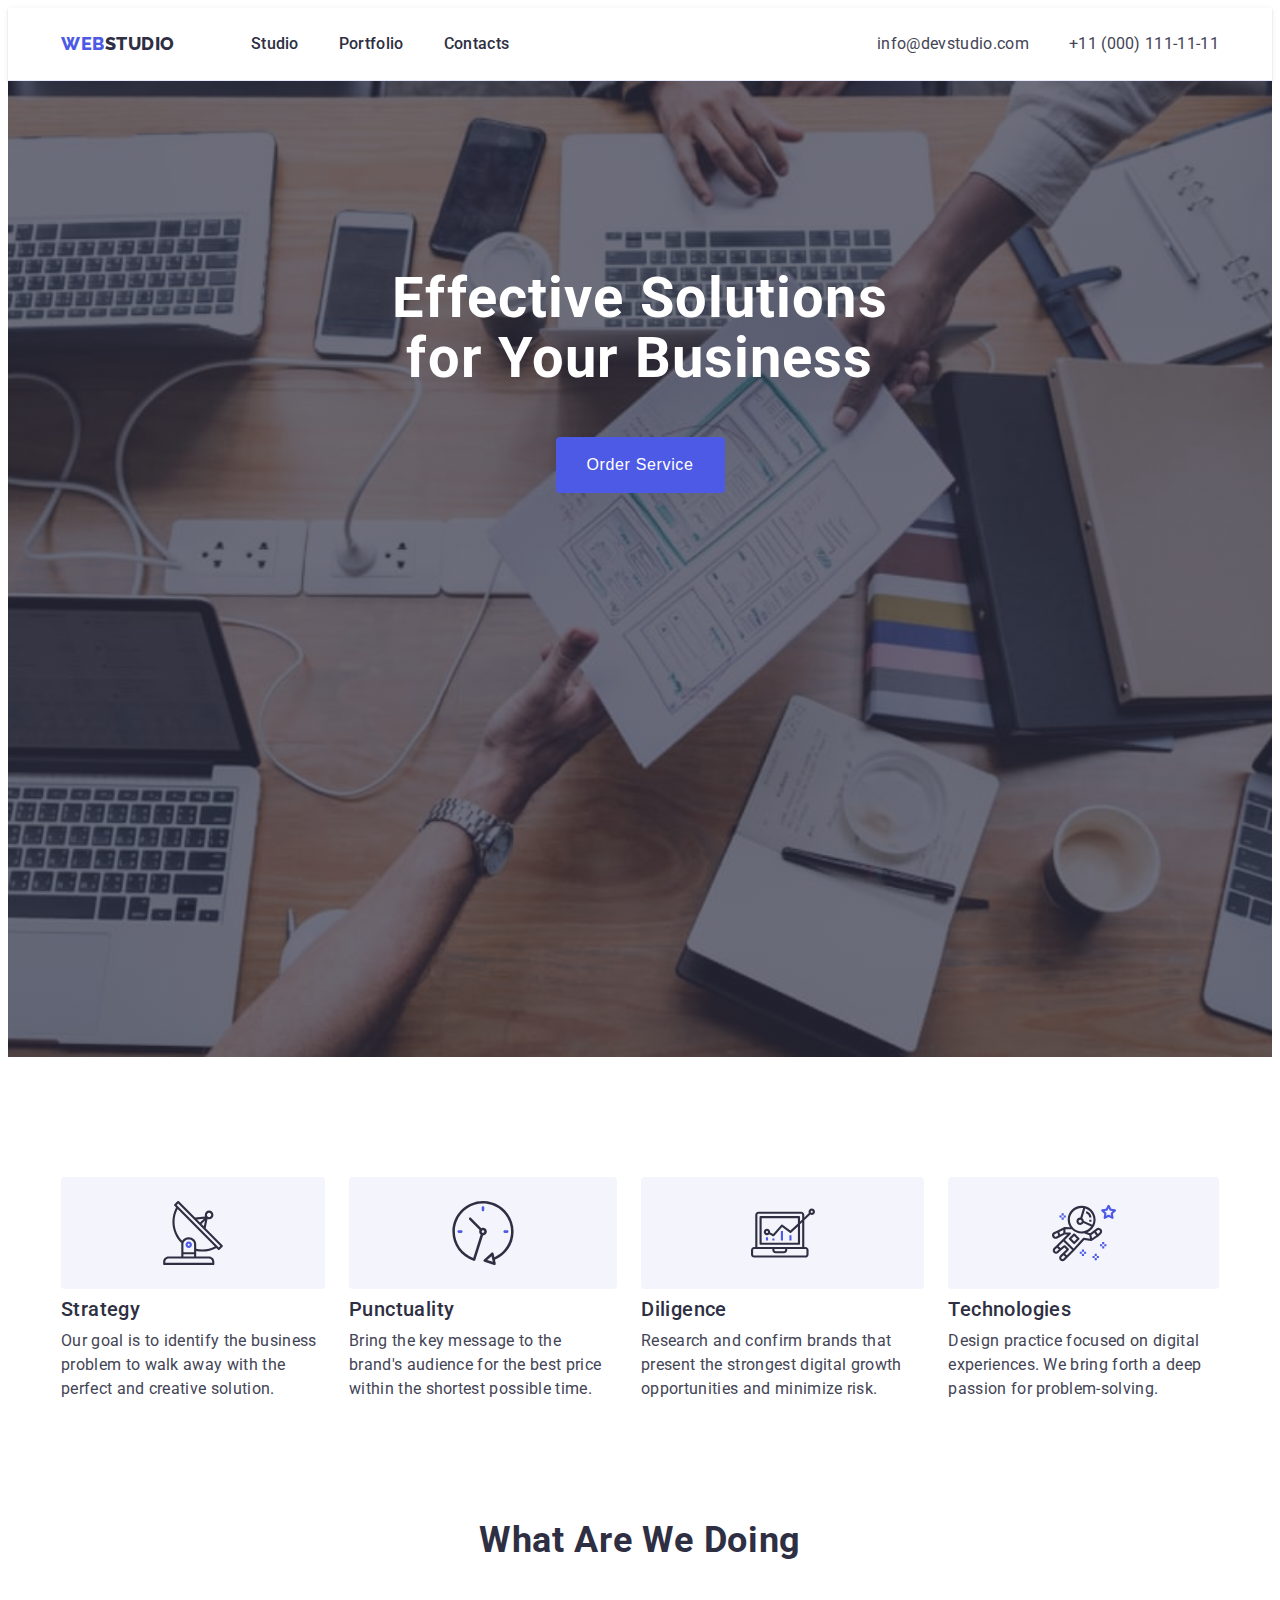
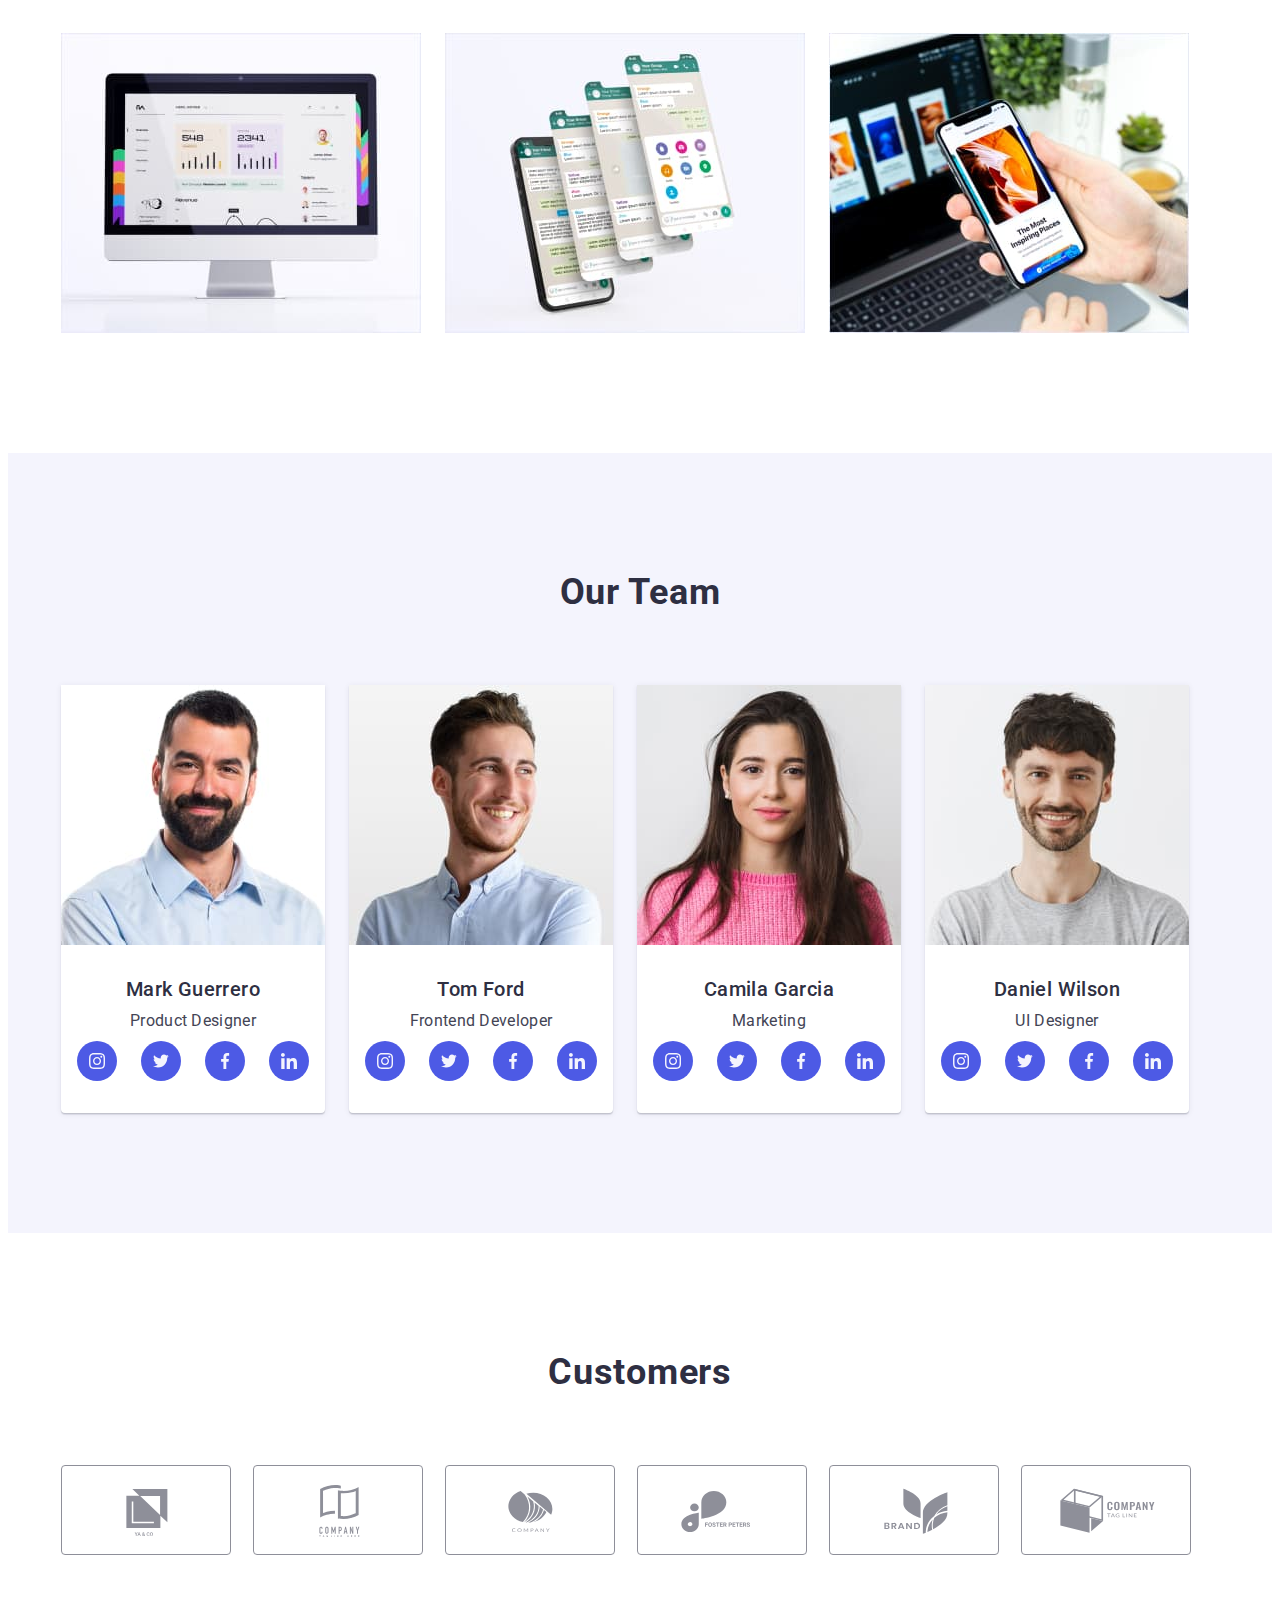
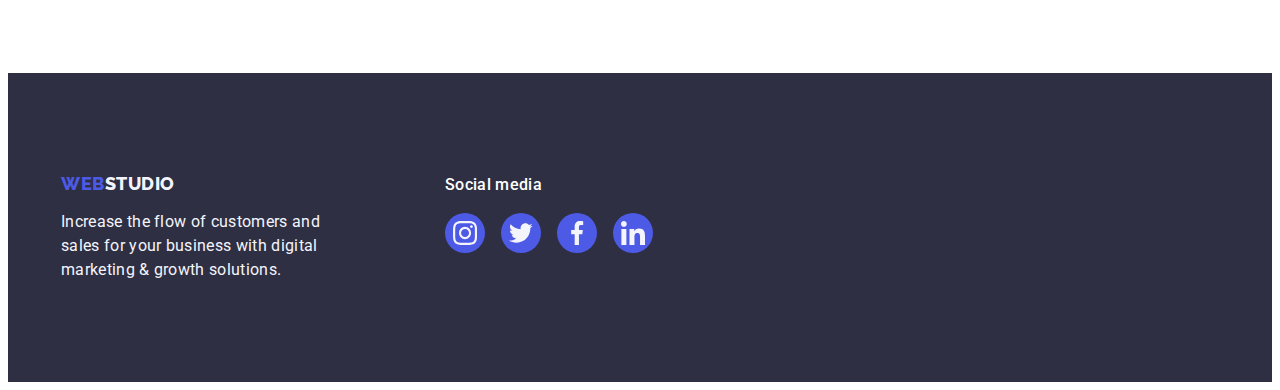
<file: index.html>
<!DOCTYPE html>
<html lang="en">
  <head>
    <meta charset="UTF-8" />
    <meta http-equiv="X-UA-Compatible" content="IE=edge" />
    <meta name="viewport" content="width=device-width, initial-scale=1.0" />
    <title>WebStudio</title>
    <link rel="preconnect" href="https://fonts.googleapis.com" />
    <link rel="preconnect" href="https://fonts.gstatic.com" crossorigin />
    <link
      href="https://fonts.googleapis.com/css2?family=Raleway:wght@800&family=Roboto:wght@400;500;700&display=swap"
      rel="stylesheet"
    />
    <link
      rel="stylesheet"
      href="https://cdnjs.cloudflare.com/ajax/libs/modern-normalize/2.0.0/modern-normalize.min.css"
      integrity="sha512-4xo8blKMVCiXpTaLzQSLSw3KFOVPWhm/TRtuPVc4WG6kUgjH6J03IBuG7JZPkcWMxJ5huwaBpOpnwYElP/m6wg=="
      crossorigin="anonymous"
      referrerpolicy="no-referrer"
    />
    <link rel="stylesheet" href="./css/styles.css" />
  </head>
  <body>
    <!-- Header -->
    <header class="header">
      <div class="container header-container">
        <nav class="main-navigation">
          <a class="link logo" href="./index.html"
            >Web<span class="top-logo-part-two">Studio</span></a
          >
          <ul class="list site-nav">
            <li><a class="link title" href="./index.html">Studio</a></li>
            <li><a class="link title" href="./portfolio.html">Portfolio</a></li>
            <li><a class="link title" href="">Contacts</a></li>
          </ul>
        </nav>
        <address class="address">
          <ul class="list contacts">
            <li>
              <a class="link address-link" href="mailto:info@devstudio.com"
                >info@devstudio.com</a
              >
            </li>
            <li>
              <a class="link address-link" href="tel:+110001111111"
                >+11 (000) 111-11-11</a
              >
            </li>
          </ul>
        </address>
      </div>
    </header>

    <main>
      <!-- Hero -->
      <section class="hero">
        <div class="container">
          <h1 class="hero-title">Effective Solutions for Your Business</h1>
          <button class="main-button" type="button">Order Service</button>
        </div>
      </section>
      <!-- Our strengths -->
      <section class="strengths-container">
        <div class="container">
          <h2 class="visually-hidden">Our strengths</h2>
          <ul class="list list-position">
            <li class="strengths-item">
              <div class="box-for-icon">
                <svg class="strengths-icon" width="64" height="64">
                  <use href="./images/icons.svg#icon-antenna"></use>
                </svg>
              </div>
              <h3 class="subtitle">Strategy</h3>
              <p class="description">
                Our goal is to identify the business problem to walk away with
                the perfect and creative solution.
              </p>
            </li>
            <li class="strengths-item">
              <div class="box-for-icon">
                <svg class="strengths-icon" width="64" height="64">
                  <use href="./images/icons.svg#icon-clock"></use>
                </svg>
              </div>
              <h3 class="subtitle">Punctuality</h3>
              <p class="description">
                Bring the key message to the brand's audience for the best price
                within the shortest possible time.
              </p>
            </li>
            <li class="strengths-item">
              <div class="box-for-icon">
                <svg class="strengths-icon" width="64" height="64">
                  <use href="./images/icons.svg#icon-diagram"></use>
                </svg>
              </div>
              <h3 class="subtitle">Diligence</h3>
              <p class="description">
                Research and confirm brands that present the strongest digital
                growth opportunities and minimize risk.
              </p>
            </li>
            <li class="strengths-item">
              <div class="box-for-icon">
                <svg class="strengths-icon" width="64" height="64">
                  <use href="./images/icons.svg#icon-astronaut"></use>
                </svg>
              </div>
              <h3 class="subtitle">Technologies</h3>
              <p class="description">
                Design practice focused on digital experiences. We bring forth a
                deep passion for problem-solving.
              </p>
            </li>
          </ul>
        </div>
      </section>
      <!-- What are we doing -->
      <section class="container-examples">
        <div class="container">
          <h2 class="section-title">What are we doing</h2>
          <ul class="list examples">
            <li class="example-item">
              <img
                src="./images/monitor.jpg"
                alt="monitor"
                width="360"
                height="300"
              />
            </li>
            <li class="example-item">
              <img
                src="./images/phone-screens.jpg"
                alt="phone screens"
                width="360"
                height="300"
              />
            </li>
            <li class="example-item">
              <img
                src="./images/phone-monitor.jpg"
                alt="phone and monitor"
                width="360"
                height="300"
              />
            </li>
          </ul>
        </div>
      </section>
      <!-- Our Team -->
      <section class="team-section">
        <div class="container employee">
          <h2 class="section-title">Our Team</h2>
          <ul class="list employee-card">
            <li class="team-photo">
              <img src="./images/man.jpg" alt="man" width="264" height="260" />
              <div class="employee-deskription">
                <h3 class="subtitle">Mark Guerrero</h3>
                <p class="description">Product Designer</p>
                <ul class="list cos-list">
                  <li class="team-cos">
                    <a
                      href=""
                      class="link cosial"
                      target="_blank"
                      rel="noopener no-referrer"
                      ><svg class="cos" width="16" height="16">
                        <use href="./images/icons.svg#icon-instagram"></use>
                      </svg>
                    </a>
                  </li>
                  <li class="team-cos">
                    <a
                      href=""
                      class="link cosial"
                      target="_blank"
                      rel="noopener no-referrer"
                      ><svg class="cos" width="16" height="16">
                        <use href="./images/icons.svg#icon-bird"></use>
                      </svg>
                    </a>
                  </li>
                  <li class="team-cos">
                    <a
                      href=""
                      class="link cosial"
                      target="_blank"
                      rel="noopener no-referrer"
                      ><svg class="cos" width="16" height="16">
                        <use href="./images/icons.svg#icon-facebook"></use>
                      </svg>
                    </a>
                  </li>
                  <li class="team-cos">
                    <a
                      href=""
                      class="link cosial"
                      target="_blank"
                      rel="noopener no-referrer"
                      ><svg class="cos" width="16" height="16">
                        <use href="./images/icons.svg#icon-linkedin"></use>
                      </svg>
                    </a>
                  </li>
                </ul>
              </div>
            </li>
            <li class="team-photo">
              <img
                src="./images/young-man.jpg"
                alt="smiling man"
                width="264"
                height="260"
              />
              <div class="employee-deskription">
                <h3 class="subtitle">Tom Ford</h3>
                <p class="description">Frontend Developer</p>
                <ul class="list cos-list">
                  <li class="team-cos">
                    <a
                      class="link cosial"
                      href=""
                      target="_blank"
                      rel="noopener no-referrer"
                      ><svg class="cos" width="16" height="16">
                        <use href="./images/icons.svg#icon-instagram"></use>
                      </svg>
                    </a>
                  </li>
                  <li class="team-cos">
                    <a
                      href=""
                      class="link cosial"
                      target="_blank"
                      rel="noopener no-referrer"
                      ><svg class="cos" width="16" height="16">
                        <use href="./images/icons.svg#icon-bird"></use>
                      </svg>
                    </a>
                  </li>
                  <li class="team-cos">
                    <a
                      class="link cosial"
                      href=""
                      target="_blank"
                      rel="noopener no-referrer"
                      ><svg class="cos" width="16" height="16">
                        <use href="./images/icons.svg#icon-facebook"></use>
                      </svg>
                    </a>
                  </li>
                  <li class="team-cos">
                    <a
                      class="link cosial"
                      href=""
                      target="_blank"
                      rel="noopener no-referrer"
                      ><svg class="cos" width="16" height="16">
                        <use href="./images/icons.svg#icon-linkedin"></use>
                      </svg>
                    </a>
                  </li>
                </ul>
              </div>
            </li>
            <li class="team-photo">
              <img
                src="./images/woman.jpg"
                alt="woman"
                width="264"
                height="260"
              />
              <div class="employee-deskription">
                <h3 class="subtitle">Camila Garcia</h3>
                <p class="description">Marketing</p>
                <ul class="list cos-list">
                  <li class="team-cos">
                    <a
                      href=""
                      class="link cosial"
                      target="_blank"
                      rel="noopener no-referrer"
                      ><svg class="cos" width="16" height="16">
                        <use href="./images/icons.svg#icon-instagram"></use>
                      </svg>
                    </a>
                  </li>
                  <li class="team-cos">
                    <a
                      href=""
                      class="link cosial"
                      target="_blank"
                      rel="noopener no-referrer"
                      ><svg class="cos" width="16" height="16">
                        <use href="./images/icons.svg#icon-bird"></use>
                      </svg>
                    </a>
                  </li>
                  <li class="team-cos">
                    <a
                      href=""
                      class="link cosial"
                      target="_blank"
                      rel="noopener no-referrer"
                      ><svg class="cos" width="16" height="16">
                        <use href="./images/icons.svg#icon-facebook"></use>
                      </svg>
                    </a>
                  </li>
                  <li class="team-cos">
                    <a
                      href=""
                      class="link cosial"
                      target="_blank"
                      rel="noopener no-referrer"
                      ><svg class="cos" width="16" height="16">
                        <use href="./images/icons.svg#icon-linkedin"></use>
                      </svg>
                    </a>
                  </li>
                </ul>
              </div>
            </li>
            <li class="team-photo">
              <img
                src="./images/smiling-man.jpg"
                alt="young man"
                width="264"
                height="260"
              />
              <div class="employee-deskription">
                <h3 class="subtitle">Daniel Wilson</h3>
                <p class="description">UI Designer</p>
                <ul class="list cos-list">
                  <li class="team-cos">
                    <a
                      href=""
                      class="link cosial"
                      target="_blank"
                      rel="noopener no-referrer"
                      ><svg class="cos" width="16" height="16">
                        <use href="./images/icons.svg#icon-instagram"></use>
                      </svg>
                    </a>
                  </li>
                  <li class="team-cos">
                    <a
                      href=""
                      class="link cosial"
                      target="_blank"
                      rel="noopener no-referrer"
                      ><svg class="cos" width="16" height="16">
                        <use href="./images/icons.svg#icon-bird"></use>
                      </svg>
                    </a>
                  </li>
                  <li class="team-cos">
                    <a
                      href=""
                      class="link cosial"
                      target="_blank"
                      rel="noopener no-referrer"
                      ><svg class="cos" width="16" height="16">
                        <use href="./images/icons.svg#icon-facebook"></use>
                      </svg>
                    </a>
                  </li>
                  <li class="team-cos">
                    <a
                      href=""
                      class="link cosial"
                      target="_blank"
                      rel="noopener no-referrer"
                      ><svg class="cos" width="16" height="16">
                        <use href="./images/icons.svg#icon-linkedin"></use>
                      </svg>
                    </a>
                  </li>
                </ul>
              </div>
            </li>
          </ul>
        </div>
      </section>
      <!-- Customers -->
      <section class="customers">
        <div class="container">
          <h2 class="section-title">Customers</h2>
          <ul class="list customers-list">
            <li class="customers-item">
              <a
                class="customes-link"
                href=""
                target="_blank"
                rel="noopener no-referrer"
                ><svg class="customers-icon" width="104" height="56">
                  <use href="./images/icons.svg#icon-first-client"></use>
                </svg>
              </a>
            </li>
            <li class="customers-item">
              <a
                class="customes-link"
                href=""
                target="_blank"
                rel="noopener no-referrer"
                ><svg class="customers-icon" width="104" height="56">
                  <use href="./images/icons.svg#icon-second-client"></use>
                </svg>
              </a>
            </li>
            <li class="customers-item">
              <a
                class="customes-link"
                href=""
                target="_blank"
                rel="noopener no-referrer"
                ><svg class="customers-icon" width="104" height="56">
                  <use href="./images/icons.svg#icon-third-client"></use>
                </svg>
              </a>
            </li>
            <li class="customers-item">
              <a
                class="customes-link"
                href=""
                target="_blank"
                rel="noopener no-referrer"
                ><svg class="customers-icon" width="104" height="56">
                  <use href="./images/icons.svg#icon-fourth-client"></use>
                </svg>
              </a>
            </li>
            <li class="customers-item">
              <a
                class="customes-link"
                href=""
                target="_blank"
                rel="noopener no-referrer"
                ><svg class="customers-icon" width="104" height="56">
                  <use href="./images/icons.svg#icon-fifth-client"></use>
                </svg>
              </a>
            </li>
            <li class="customers-item">
              <a
                class="customes-link"
                href=""
                target="_blank"
                rel="noopener no-referrer"
                ><svg class="customers-icon" width="104" height="56">
                  <use href="./images/icons.svg#icon-sixth-client"></use>
                </svg>
              </a>
            </li>
          </ul>
        </div>
      </section>
    </main>
    <!-- Footer -->
    <footer class="footer">
      <div class="container foot">
        <div class="logo-container">
          <a class="link logo-footer" href="./index.html"
            >Web<span class="footer-logo-part-two">Studio</span></a
          >
          <p class="footer-description">
            Increase the flow of customers and sales for your business with
            digital marketing & growth solutions.
          </p>
        </div>
        <div>
          <p class="footer-title">Social media</p>
          <ul class="list icon-item">
            <li class="icon-example">
              <a
                href=""
                class="link cosial-footer"
                target="_blank"
                rel="noopener no-referrer"
              >
                <svg class="footer-icon" width="24" height="24">
                  <use href="./images/icons.svg#icon-instagram"></use>
                </svg>
              </a>
            </li>
            <li class="icon-example">
              <a
                href=""
                class="link cosial-footer"
                target="_blank"
                rel="noopener no-referrer"
              >
                <svg class="footer-icon" width="24" height="24">
                  <use href="./images/icons.svg#icon-bird"></use>
                </svg>
              </a>
            </li>
            <li class="icon-example">
              <a
                href=""
                class="link cosial-footer"
                target="_blank"
                rel="noopener no-referrer"
              >
                <svg class="footer-icon" width="24" height="24">
                  <use href="./images/icons.svg#icon-facebook"></use>
                </svg>
              </a>
            </li>
            <li class="icon-example">
              <a
                href=""
                class="link cosial-footer"
                target="_blank"
                rel="noopener no-referrer"
              >
                <svg class="footer-icon" width="24" height="24">
                  <use href="./images/icons.svg#icon-linkedin"></use>
                </svg>
              </a>
            </li>
          </ul>
        </div>
      </div>
    </footer>
  </body>
</html>
</file>
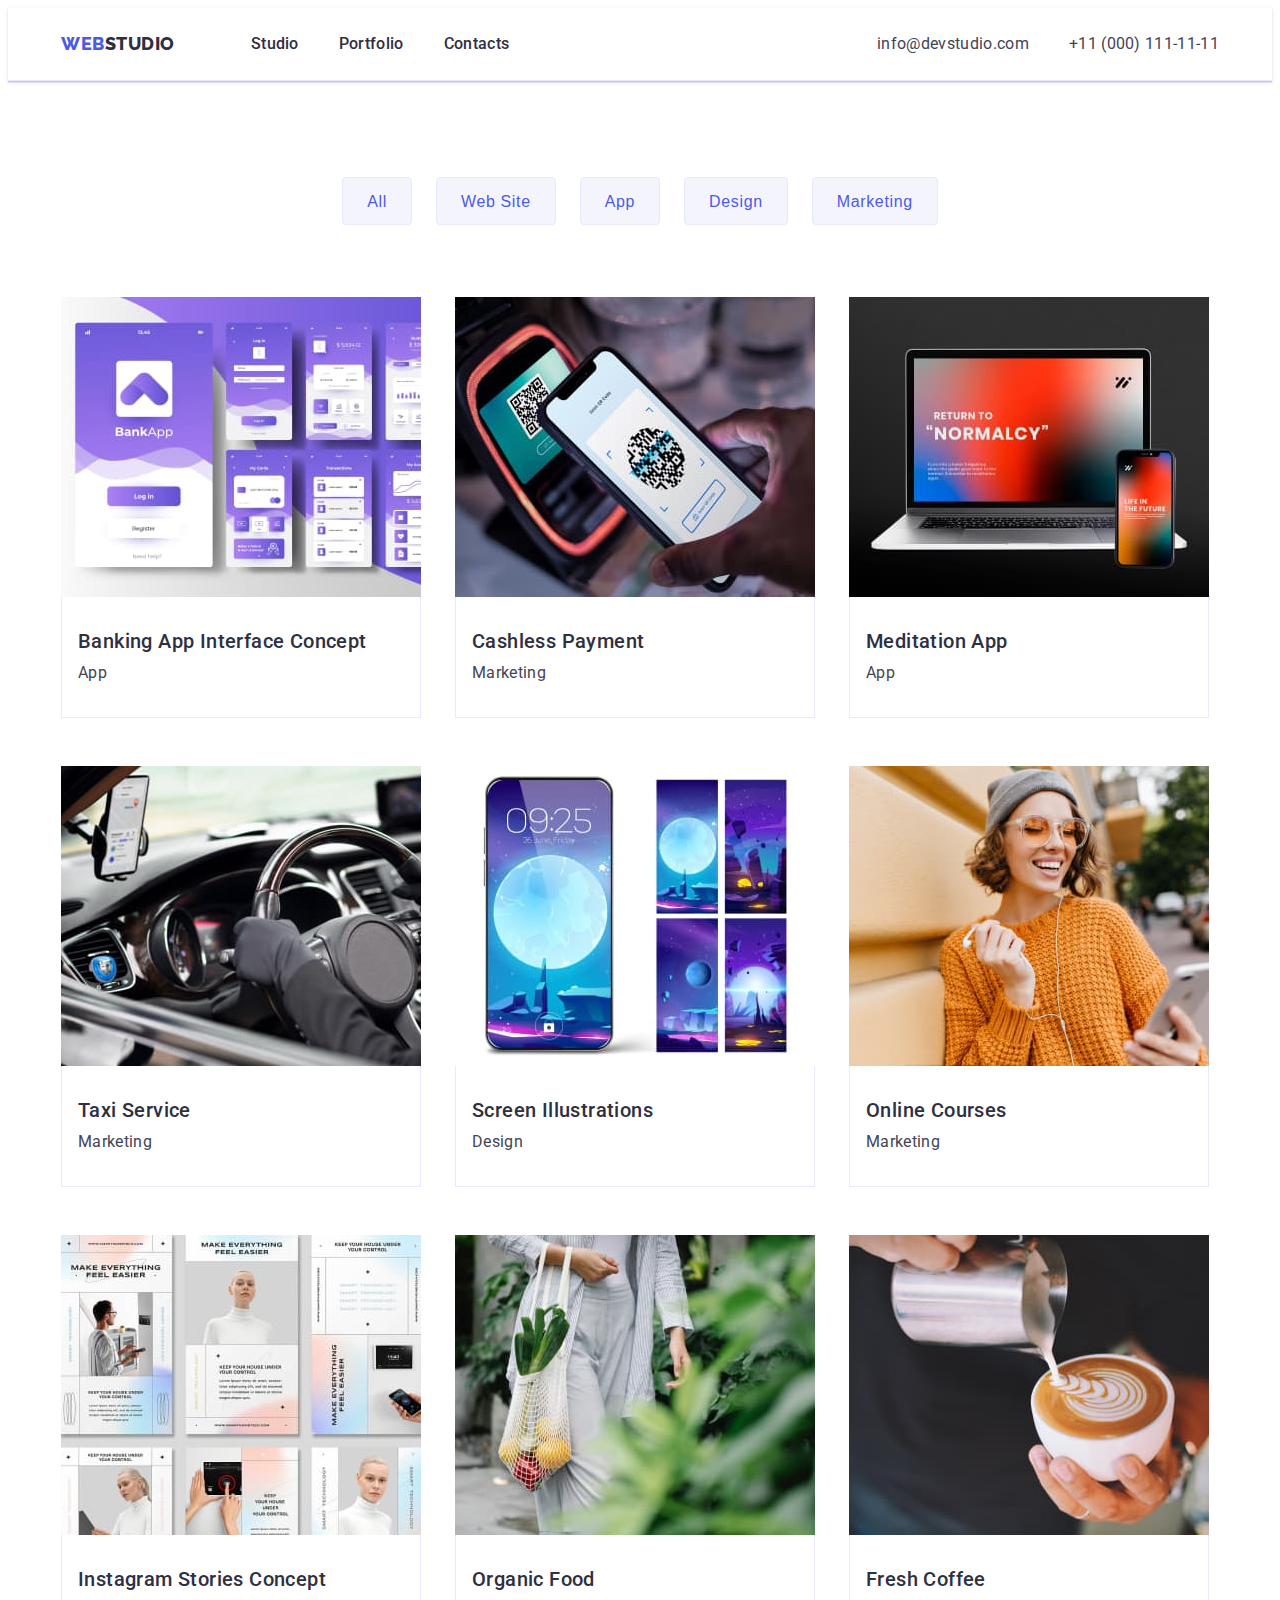
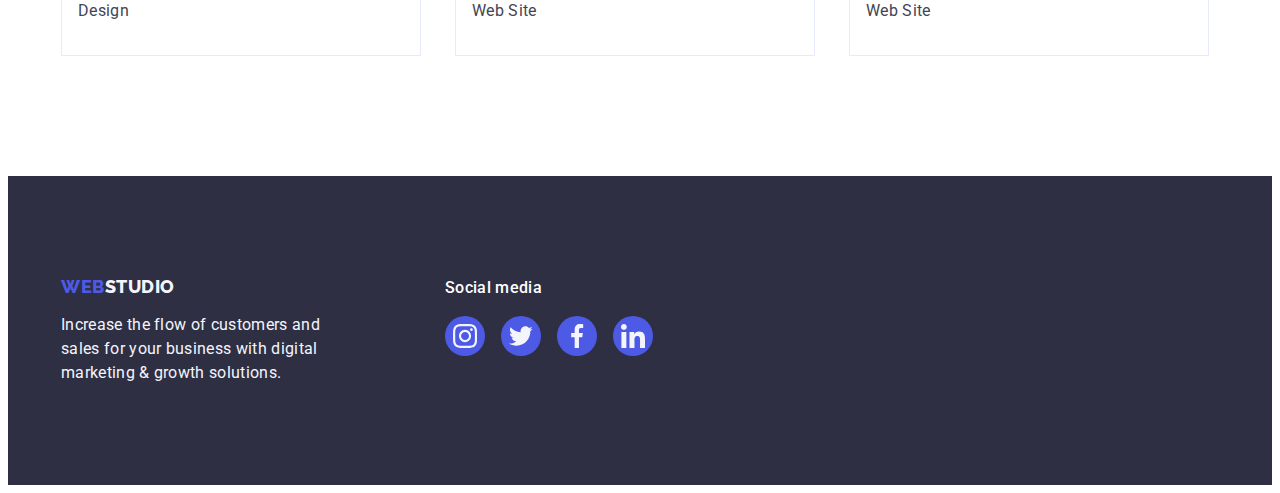
<file: portfolio.html>
<!DOCTYPE html>
<html lang="en">
  <head>
    <meta charset="UTF-8" />
    <meta http-equiv="X-UA-Compatible" content="IE=edge" />
    <meta name="viewport" content="width=device-width, initial-scale=1.0" />
    <title>WebStudio</title>
    <link rel="preconnect" href="https://fonts.googleapis.com" />
    <link rel="preconnect" href="https://fonts.gstatic.com" crossorigin />
    <link
      href="https://fonts.googleapis.com/css2?family=Raleway:wght@800&family=Roboto:wght@400;500;700&display=swap"
      rel="stylesheet"
    />
    <link
      rel="stylesheet"
      href="https://cdnjs.cloudflare.com/ajax/libs/modern-normalize/2.0.0/modern-normalize.min.css"
      integrity="sha512-4xo8blKMVCiXpTaLzQSLSw3KFOVPWhm/TRtuPVc4WG6kUgjH6J03IBuG7JZPkcWMxJ5huwaBpOpnwYElP/m6wg=="
      crossorigin="anonymous"
      referrerpolicy="no-referrer"
    />
    <link rel="stylesheet" href="./css/styles.css" />
  </head>
  <body>
    <!-- Header -->
    <header class="header">
      <div class="container header-container">
        <nav class="main-navigation">
          <a class="link logo" href="./index.html"
            >Web<span class="top-logo-part-two">Studio</span></a
          >
          <ul class="list site-nav">
            <li><a class="link title" href="./index.html">Studio</a></li>
            <li><a class="link title" href="./portfolio.html">Portfolio</a></li>
            <li><a class="link title" href="">Contacts</a></li>
          </ul>
        </nav>
        <address class="address">
          <ul class="list contacts">
            <li>
              <a class="link address-link" href="mailto:info@devstudio.com"
                >info@devstudio.com</a
              >
            </li>
            <li>
              <a class="link address-link" href="tel:+110001111111"
                >+11 (000) 111-11-11</a
              >
            </li>
          </ul>
        </address>
      </div>
    </header>
    <main>
      <!-- Examples of our works -->
      <section class="our-works">
        <div class="container">
          <h1 class="visually-hidden">Examples of our works</h1>
          <ul class="list portfolio-button">
            <li><button class="menu-button" type="button">All</button></li>
            <li><button class="menu-button" type="button">Web Site</button></li>
            <li><button class="menu-button" type="button">App</button></li>
            <li><button class="menu-button" type="button">Design</button></li>
            <li>
              <button class="menu-button" type="button">Marketing</button>
            </li>
          </ul>
          <ul class="list our-works-list">
            <li class="work-example">
              <a class="link example-item" href=""
                ><img
                  src="./images/banking-screens.jpg"
                  alt="Banking interface"
                  width="360"
                  height="300"
                />
                <div class="example-deskription">
                  <h2 class="subtitle">Banking App Interface Concept</h2>
                  <p class="description">App</p>
                </div></a
              >
            </li>
            <li class="work-example">
              <a class="link example-item" href=""
                ><img
                  src="./images/reading-code.jpg"
                  alt="Reading Qr code"
                  width="360"
                  height="300"
                />
                <div class="example-deskription">
                  <h2 class="subtitle">Cashless Payment</h2>
                  <p class="description">Marketing</p>
                </div></a
              >
            </li>
            <li class="work-example">
              <a class="link example-item" href=""
                ><img
                  src="./images/laptop-phone.jpg"
                  alt="Laptop and phone"
                  width="360"
                  height="300"
                />
                <div class="example-deskription">
                  <h2 class="subtitle">Meditation App</h2>
                  <p class="description">App</p>
                </div></a
              >
            </li>
            <li class="work-example">
              <a class="link example-item" href=""
                ><img
                  src="./images/car.jpg"
                  alt="Dashboard in the car"
                  width="360"
                  height="300"
                />
                <div class="example-deskription">
                  <h2 class="subtitle">Taxi Service</h2>
                  <p class="description">Marketing</p>
                </div></a
              >
            </li>
            <li class="work-example">
              <a class="link example-item" href=""
                ><img
                  src="./images/screen-illustrations.jpg"
                  alt="Phone screen illustrations"
                  width="360"
                  height="300"
                />
                <div class="example-deskription">
                  <h2 class="subtitle">Screen Illustrations</h2>
                  <p class="description">Design</p>
                </div></a
              >
            </li>
            <li class="work-example">
              <a class="link example-item" href=""
                ><img
                  src="./images/girl.jpg"
                  alt="Girl with a phone"
                  width="360"
                  height="300"
                />
                <div class="example-deskription">
                  <h2 class="subtitle">Online Courses</h2>
                  <p class="description">Marketing</p>
                </div></a
              >
            </li>
            <li class="work-example">
              <a class="link example-item" href=""
                ><img
                  src="./images/articles.jpg"
                  alt="Article layouts"
                  width="360"
                  height="300"
                />
                <div class="example-deskription">
                  <h2 class="subtitle">Instagram Stories Concept</h2>
                  <p class="description">Design</p>
                </div></a
              >
            </li>
            <li class="work-example">
              <a class="link example-item" href=""
                ><img
                  src="./images/food.jpg"
                  alt="Girl carrying food"
                  width="360"
                  height="300"
                />
                <div class="example-deskription">
                  <h2 class="subtitle">Organic Food</h2>
                  <p class="description">Web Site</p>
                </div></a
              >
            </li>
            <li class="work-example">
              <a class="link example-item" href=""
                ><img
                  src="./images/coffee.jpg"
                  alt="Prepaing coffee"
                  width="360"
                  height="300"
                />
                <div class="example-deskription">
                  <h2 class="subtitle">Fresh Coffee</h2>
                  <p class="description">Web Site</p>
                </div></a
              >
            </li>
          </ul>
        </div>
      </section>
    </main>
    <!-- Footer -->
    <footer class="footer">
      <div class="container foot">
        <div class="logo-container">
          <a class="link logo-footer" href="./index.html"
            >Web<span class="footer-logo-part-two">Studio</span></a
          >
          <p class="footer-description">
            Increase the flow of customers and sales for your business with
            digital marketing & growth solutions.
          </p>
        </div>
        <div>
          <p class="footer-title">Social media</p>
          <ul class="list icon-item">
            <li class="icon-example">
              <a
                href=""
                class="link cosial-footer"
                target="_blank"
                rel="noopener no-referrer"
              >
                <svg class="footer-icon" width="24" height="24">
                  <use href="./images/icons.svg#icon-instagram"></use>
                </svg>
              </a>
            </li>
            <li class="icon-example">
              <a
                href=""
                class="link cosial-footer"
                target="_blank"
                rel="noopener no-referrer"
              >
                <svg class="footer-icon" width="24" height="24">
                  <use href="./images/icons.svg#icon-bird"></use>
                </svg>
              </a>
            </li>
            <li class="icon-example">
              <a
                href=""
                class="link cosial-footer"
                target="_blank"
                rel="noopener no-referrer"
              >
                <svg class="footer-icon" width="24" height="24">
                  <use href="./images/icons.svg#icon-facebook"></use>
                </svg>
              </a>
            </li>
            <li class="icon-example">
              <a
                href=""
                class="link cosial-footer"
                target="_blank"
                rel="noopener no-referrer"
              >
                <svg class="footer-icon" width="24" height="24">
                  <use href="./images/icons.svg#icon-linkedin"></use>
                </svg>
              </a>
            </li>
          </ul>
        </div>
      </div>
    </footer>
  </body>
</html>
</file>
<file: css/styles.css>
:root {
  --main-color: #434455;
  --secondary-color: #2e2f42;
  --secondary-background: #f4f4fd;
  --logo-button-color: #4d5ae5;
  --background-color: #e5e5e5;
  --accent-color: #ffffff;
  --secondary-accent-color: #404bbf;
  --card-border-color: #e7e9fc;
}
body {
  font-family: "Roboto", sans-serif;
  color: var(--main-color);
  background-color: var(--accent-color);
}

p,
h1,
h2,
h3,
h4,
h5,
h6 {
  margin: 0;
}

ul,
ol {
  margin: 0;
  padding: 0;
}

img {
  display: block;
  max-width: 100%;
  height: auto;
}
.list {
  list-style: none;
}
.link {
  text-decoration: none;
}

.container {
  width: 1158px;
  padding-left: 15px;
  padding-right: 15px;
  margin: 0 auto;
}
/* Header */
.header {
  border-bottom: 1px solid var(--card-border-color);
  box-shadow: 0px 2px 1px rgba(46, 47, 66, 0.08),
    0px 1px 1px rgba(46, 47, 66, 0.16), 0px 1px 6px rgba(46, 47, 66, 0.08);
}
.header-container {
  display: flex;
}
.main-navigation {
  display: flex;
  align-items: center;
}
.logo {
  display: inline-block;
  padding: 24px 0;
  margin-right: 76px;
  font-family: "Raleway", sans-serif;
  font-weight: 800;
  font-size: 18px;
  line-height: 1.17;
  letter-spacing: 0.03em;
  text-transform: uppercase;
  color: var(--logo-button-color);
}
.top-logo-part-two {
  font-family: "Raleway", sans-serif;
  font-weight: 800;
  font-size: 18px;
  line-height: 1.17;
  letter-spacing: 0.03em;
  text-transform: uppercase;
  color: var(--secondary-color);
}
.logo-part-two {
  color: var(--secondary-color);
}
.site-nav {
  display: flex;
  align-items: center;
  gap: 40px;
}
.title {
  display: inline-block;
  padding: 24px 0;
  font-weight: 500;
  font-size: 16px;
  line-height: 1.5;
  letter-spacing: 0.02em;
  color: var(--secondary-color);
}
.title:hover,
.title:focus {
  color: var(--secondary-accent-color);
}
.address {
  margin-left: auto;
  font-style: normal;
  display: flex;
  align-items: center;
}
.contacts {
  display: flex;
  gap: 40px;
}
.address-link {
  display: inline-block;
  font-size: 16px;
  line-height: 1.5;
  letter-spacing: 0.02em;
  color: inherit;
}
.address-link:hover,
.address-link:focus {
  color: var(--secondary-accent-color);
}
/* Hero */
.hero {
  background-color: var(--secondary-color);
  padding: 188px 0;
  margin-left: auto;
  margin-right: auto;
  max-width: 1440px;
  height: 600px;
  background-image: linear-gradient(
      rgba(46, 47, 66, 0.7),
      rgba(46, 47, 66, 0.7)
    ),
    url(../images/hero-image.jpg);
  background-size: cover;
  background-repeat: no-repeat;
  background-position: center;
}

.hero-title {
  margin-left: auto;
  margin-right: auto;
  margin-bottom: 48px;
  max-width: 496px;
  font-size: 56px;
  line-height: 1.07;
  letter-spacing: 0.02em;
  text-align: center;
  color: var(--accent-color);
}
.main-button {
  display: block;
  margin-left: auto;
  margin-right: auto;

  min-width: 169px;
  height: 56px;

  font-weight: 500;
  font-size: 16px;
  line-height: 1.5;
  letter-spacing: 0.04em;
  background-color: var(--logo-button-color);
  color: var(--accent-color);
  cursor: pointer;
  border: none;
  border-radius: 4px;
}
.main-button:hover,
.main-button:focus {
  background-color: var(--secondary-accent-color);
  color: var(--accent-color);
}
/* Our strengths */
.strengths-container {
  padding: 120px 0;
}

.visually-hidden {
  position: absolute;
  width: 1px;
  height: 1px;
  margin: -1px;
  border: 0;
  padding: 0;
  white-space: nowrap;
  clip-path: inset(100%);
  clip: rect(0 0 0 0);
  overflow: hidden;
}
.list-position {
  display: flex;
  gap: 24px;
}
.list-position .subtitle {
  width: 264px;
}
.box-for-icon {
  display: flex;
  height: 112px;
  margin-bottom: 8px;
  background-color: var(--secondary-background);
  border-radius: 4px;
  align-items: center;
  justify-content: center;
}

.subtitle {
  margin-bottom: 8px;
  font-weight: 500;
  font-size: 20px;
  line-height: 1.2;
  letter-spacing: 0.02em;
  color: var(--secondary-color);
}
.description {
  font-size: 16px;
  line-height: 1.5;
  letter-spacing: 0.02em;
  color: var(--main-color);
}
.section-title {
  margin-bottom: 72px;
  font-size: 36px;
  line-height: 1.11;
  letter-spacing: 0.02em;
  text-align: center;
  text-transform: capitalize;
  color: var(--secondary-color);
}
/* What are we doing */
.container-examples {
  padding-bottom: 120px;
}
.examples {
  display: flex;
  gap: 24px;
}
.example-item {
  width: calc((100%-48px) / 3);
}
/* Team */
.team-section {
  background-color: var(--secondary-background);
  padding: 120px 0;
}
.employee {
  text-align: center;
}
.employee-card {
  display: flex;
  gap: 24px;
}
.team-photo {
  background-color: var(--accent-color);
  box-shadow: 0px 1px 6px rgba(46, 47, 66, 0.08),
    0px 1px 1px rgba(46, 47, 66, 0.16), 0px 2px 1px rgba(46, 47, 66, 0.08);
  border-radius: 0px 0px 4px 4px;
  width: calc((100% -72px) / 4);
}
.employee-deskription {
  padding: 32px 16px;
}
.cos-list {
  display: flex;
  gap: 24px;
  margin-top: 8px;
  justify-content: center;
}
.team-cos{
  width: 40px;
  height: 40px;
}
.cosial {
  display: flex;
  width: 100%;
  height: 100%;
  background-color: var(--logo-button-color);
  border-radius: 50%;

  background-repeat: no-repeat;
  align-items: center;
  justify-content: center;
}
.cosial:hover,
.cosial:focus {
  background-color: var(--secondary-accent-color);
}
.cos {
  fill: var(--secondary-background);
}
/* Customers */
.customers {
  padding-top: 120px;
  padding-bottom: 120px;
}
.customers-list {
  display: flex;
  gap: 24px;
}
.customers-item {
  width: calc((100%-120px) / 6);
  width: 168px;
  height: 88px;
  color: var(--secondary-accent-color);
}

.customes-link {
  display: flex;
  width: 100%;
  height: 100%;
  border: 1px solid #8e8f99;
  border-radius: 4px;
  align-items: center;
  justify-content: center;
  color: #8e8f99;
}
.customers-icon {
  fill: currentColor;
}

.customes-link:hover,
.customes-link:focus {
  border-color: var(--secondary-accent-color);
  color: var(--secondary-accent-color);
}
/* Footer */
.footer {
  padding: 100px 0;
  background-color: var(--secondary-color);
}
.foot {
  display: flex;
  align-items: baseline;
}
.logo-footer {
  display: inline-block;
  margin-bottom: 16px;
  font-family: "Raleway", sans-serif;
  font-weight: 800;
  font-size: 18px;
  line-height: 1.17;
  letter-spacing: 0.03em;
  text-transform: uppercase;
  color: var(--logo-button-color);
}
.footer-logo-part-two {
  color: var(--secondary-background);
}
.footer-description {
  display: block;
  width: 264px;
  margin-right: auto;
  font-size: 16px;
  line-height: 1.5;
  letter-spacing: 0.02em;
  color: var(--secondary-background);
}
.logo-container {
  margin-right: 120px;
}

.footer-title {
  font-weight: 500;
  font-size: 16px;
  line-height: 1.5;
  letter-spacing: 0.02em;
  color: var(--accent-color);
  margin-bottom: 16px;
}
.icon-item {
  display: flex;
  gap: 16px;
}
.icon-example{
  width: 40px;
  height: 40px;
}
.cosial-footer {
  display: flex;
  width: 100%;
  height: 100%;
  background-color: var(--logo-button-color);
  border-radius: 50%;
  background-repeat: no-repeat;
  align-items: center;
  justify-content: center;
}
.cosial-footer:hover,
.cosial-footer:focus {
  background-color: #31d0aa;
}
.footer-icon {
  fill: var(--secondary-background);
}
/* Portfolio */
.our-works {
  padding: 96px 0 120px;
}
/* Menu buttons */
.portfolio-button {
  display: flex;
  justify-content: center;
  gap: 24px;
  margin-bottom: 72px;
}
.menu-button {
  display: block;
  margin-left: auto;
  margin-right: auto;
  height: 48px;
  font-weight: 500;
  font-size: 16px;
  line-height: 1.5;
  letter-spacing: 0.04em;
  color: var(--logo-button-color);
  background-color: var(--secondary-background);
  cursor: pointer;
  border: 1px solid var(--card-border-color);
  border-radius: 4px;
  padding: 12px 24px;
}
.menu-button:hover,
.menu-button:focus {
  background-color: var(--secondary-accent-color);
  color: var(--accent-color);
  border: 1px solid transparent;
  box-shadow: 0px 3px 1px rgba(0, 0, 0, 0.1), 0px 2px 1px rgba(0, 0, 0, 0.08),
    0px 2px 2px rgba(0, 0, 0, 0.12);
}

.our-works-list {
  display: flex;
  flex-wrap: wrap;
  column-gap: 24px;
  row-gap: 48px;
}
.work-example {
  width: calc((100% - 48px) / 3);
}
.example-item {
  display: block;
  box-sizing: border-box;
  width: 360px;
}
.example-item:hover,
.example-item:focus {
  box-shadow: 0px 1px 6px rgba(46, 47, 66, 0.08),
    0px 1px 1px rgba(46, 47, 66, 0.16), 0px 2px 1px rgba(46, 47, 66, 0.08);
}
.example-deskription {
  padding: 32px 16px;
  border: 1px solid var(--card-border-color);
  border-top: none;
}
</file>
